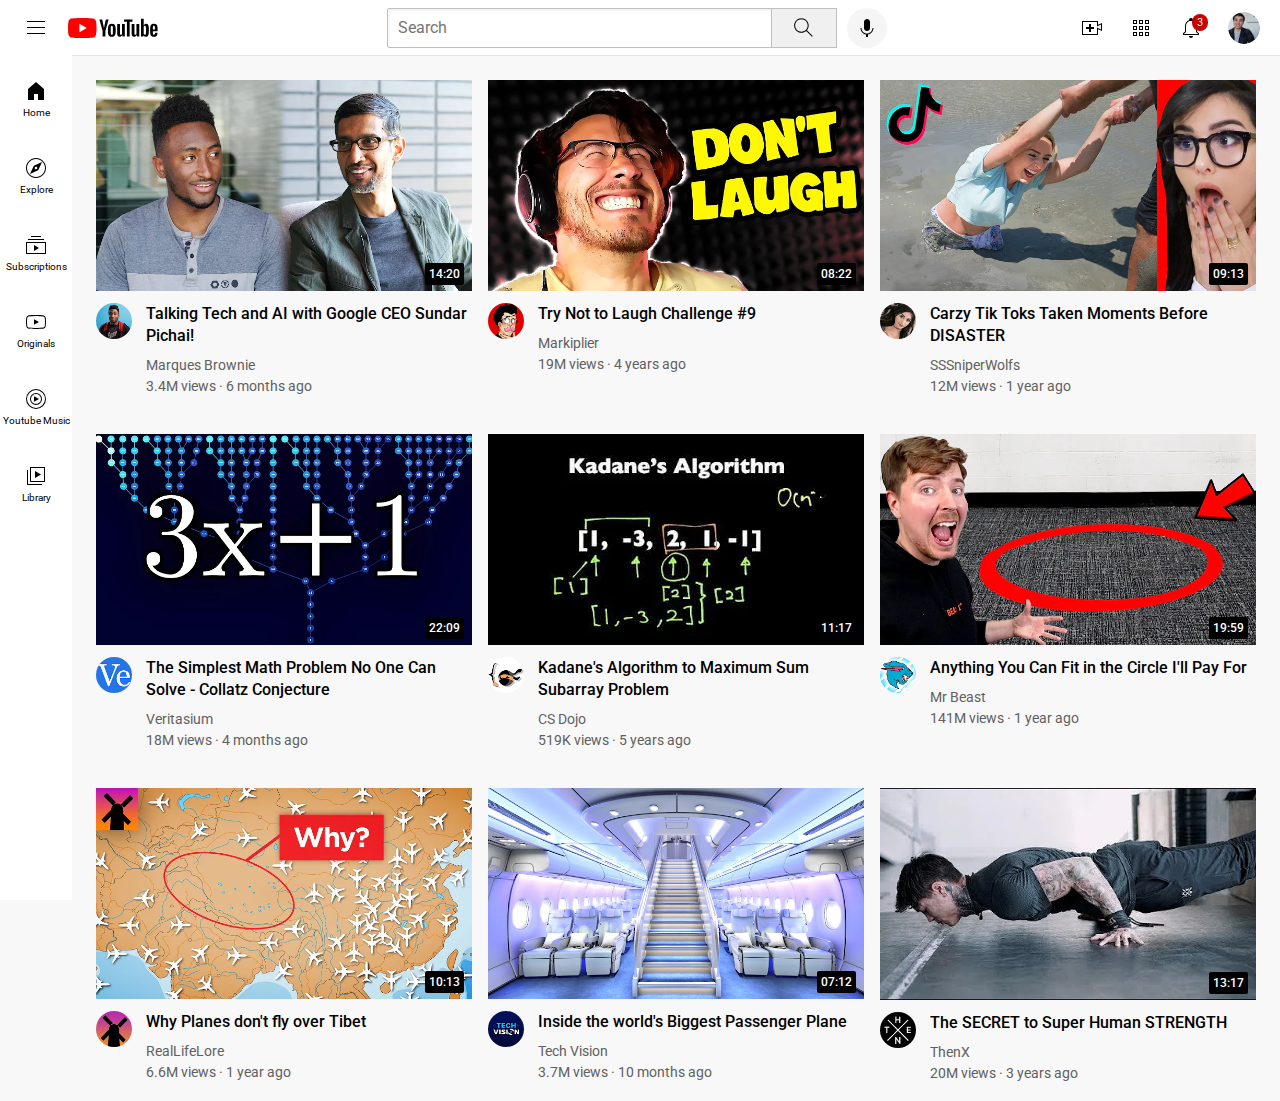
<file: index.html>
<!DOCTYPE html>
<html>
    <head>
        <title>Youtube Clone</title>
        <link rel="preconnect" href="https://fonts.googleapis.com">
        <link rel="preconnect" href="https://fonts.gstatic.com" crossorigin>
        <link href="https://fonts.googleapis.com/css2?family=Roboto:ital,wght@0,100..900;1,100..900&display=swap" rel="stylesheet">
        <link rel="stylesheet" href="styles/video.css">
        <link rel="stylesheet" href="styles/header.css">
        <link rel="stylesheet" href="styles/general.css">
        <link rel="stylesheet" href="styles/sidebar.css">
    </head>
    <body>
        <div class="header">
            
            <div class="left-section">
                <img src="icons/hamburger-menu.svg" class="hamburger-menu">
                <img src="icons/youtube-logo.svg" class="youtube-logo">
            </div>
            <div class="middle-section">
                <input class="search-bar" type="text" placeholder="Search">
                <button class="search-button">
                    <img class="search-icon" src="icons/search.svg">
                    <div class="tooltip">Search</div>
                </button>
                <button class="voice-search-button">
                    <img class="voice-search-icon" src="icons/voice-search-icon.svg">
                    <div class="tooltip">Search with your voice</div>
                </button>
            </div>
            <div class="right-section">
                <div class="upload-icon-container">
                    <img class="upload-icon" src="icons/upload.svg">
                    <div class="tooltip">Create</div>
                </div>
                <div class="youtube-apps-icon-container">
                    <img class="youtube-apps-icon" src="icons/youtube-apps.svg">
                    <div class="tooltip">Youtube Apps</div>
                </div>
                
                <div class="notifications-icon-container">
                    <img class="notifications-icon" src="icons/notifications.svg">
                    <div class="notification-count">3</div>
                    <div class="tooltip">Notifications</div>
                </div>
                    <img class="current-user-picture" src="profiles/my-channel.jpeg">
                </div>
                
            </div>
        </div>
        <div class="sidebar">
            <div class="sidebar-link">
                <img src="icons/home.svg">
                <div>Home</div>
            </div>
            <div class="sidebar-link">
                <img src="icons/explore.svg">
                <div>Explore</div>
            </div>
            <div class="sidebar-link">
                <img src="icons/subscriptions.svg">
                <div>Subscriptions</div>
            </div>
            <div class="sidebar-link">
                <img src="icons/originals.svg">
                <div>Originals</div>
            </div>
            <div class="sidebar-link">
                <img src="icons/youtube-music.svg">
                <div>Youtube Music</div>
            </div>
            <div class="sidebar-link">
                <img src="icons/library.svg">
                <div>Library</div>
            </div>

        </div>
        <div class="video-grid">
                <div class="video-preview">
                <div class="thumbnail-row">
                    <a href="https://www.youtube.com/watch?v=n2RNcPRtAiY"><img class="thumbnail" src="thumbnails/thumbnail-1.webp"></a>
                    <div class="video-time">14:20</div>
                </div>
                <div class="video-info-grid">
                    <div class="channel-picture">
                        <img class="profile-picture" src="profiles/channel-1.jpeg">
                    </div>
                    <div class="video-info">
                        <p class="video-title" >Talking Tech and AI with Google CEO Sundar Pichai!</p>
                        <p class="video-author">Marques Brownie</p>
                        <p class="video-stats">3.4M views &middot; 6 months ago</p>
                    </div>
                </div>
            </div>

            <div class="video-preview">
                <div class="thumbnail-row">
                    <a href="https://www.youtube.com/watch?v=mP0RAo9SKZk">
                        <img class="thumbnail" src="thumbnails/thumbnail-2.webp">
                    </a>
                    <div class="video-time">08:22</div>
                </div>
                <div class="video-info-grid">
                    <div class="channel-picture">
                        <img class="profile-picture" src="profiles/channel-2.jpeg">
                    </div>
                    <div class="video-info">
                        <p class="video-title">Try Not to Laugh Challenge #9</p>
                        <p class="video-author">Markiplier</p>
                        <p class="video-stats">19M views &middot; 4 years ago</p>
                    </div>
                </div>
            </div>

            <div class="video-preview">
                <div class="thumbnail-row">
                    <a href="https://www.youtube.com/watch?v=FgjPQQeTh1w">
                        <img class="thumbnail" src="thumbnails/thumbnail-3.webp">
                    </a>
                    <div class="video-time">09:13</div>
                </div>
                <div class="video-info-grid">
                    <div class="channel-picture">
                        <img class="profile-picture" src="profiles/channel-3.jpeg">
                    </div>
                    <div class="video-info">
                        <p class="video-title" >Carzy Tik Toks Taken Moments Before DISASTER</p>
                        <p class="video-author">SSSniperWolfs</p>
                        <p class="video-stats">12M views &middot; 1 year ago</p>
                    </div>
                </div>
            </div>

            <div class="video-preview">
                <div class="thumbnail-row">
                    <a href="https://www.youtube.com/watch?v=094y1Z2wpJg">
                        <img class="thumbnail" src="thumbnails/thumbnail-4.webp">
                    </a>
                    <div class="video-time">22:09</div>
                </div>
                <div class="video-info-grid">
                    <div class="channel-picture">
                        <img class="profile-picture" src="profiles/channel-4.jpeg">
                    </div>
                    <div class="video-info">
                        <p class="video-title">
                    The Simplest Math Problem No One Can Solve - Collatz Conjecture</p>
                        <p class="video-author">Veritasium</p>
                        <p class="video-stats">18M views &middot; 4 months ago</p>
                    </div>
                </div>
            </div>

            <div class="video-preview">
                <div class="thumbnail-row">
                    <a href="https://www.youtube.com/watch?v=86CQq3pKSUw">
                        <img class="thumbnail" src="./thumbnails/thumbnail-5.webp">
                    </a>
                    <div class="video-time">11:17</div>
                </div>
                <div class="video-info-grid">
                    <div class="channel-picture">
                        <img class="profile-picture" src="profiles/channel-5.jpeg">
                    </div>
                    <div class="video-info">
                        <p class="video-title" >Kadane's Algorithm to Maximum Sum Subarray Problem</p>
                        <p class="video-author">CS Dojo</p>
                        <p class="video-stats">519K views &middot; 5 years ago</p>
                    </div>
                </div>
            </div>
            <div class="video-preview">
                <div class="thumbnail-row">
                    <a href="https://www.youtube.com/watch?v=yXWw0_UfSFg">
                        <img class="thumbnail" src="./thumbnails/thumbnail-6.webp">
                    </a>
                    <div class="video-time">19:59</div>
                </div>
                <div class="video-info-grid">
                    <div class="channel-picture">
                        <img class="profile-picture" src="profiles/channel-6.jpeg">
                    </div>
                    <div class="video-info">
                        <p class="video-title">Anything You Can Fit in the Circle I'll Pay For</p>
                        <p class="video-author">Mr Beast</p>
                        <p class="video-stats">141M views &middot; 1 year ago</p>
                    </div>
                </div>
            </div>
            <div class="video-preview">
                <div class="thumbnail-row">
                    <a href="https://www.youtube.com/watch?v=fNVa1qMbF9Y">
                        <img class="thumbnail" src="./thumbnails/thumbnail-7.webp">
                    </a>
                    <div class="video-time">10:13</div>
                </div>
                <div class="video-info-grid">
                    <div class="channel-picture">
                        <img class="profile-picture" src="profiles/channel-7.jpeg">
                    </div>
                    <div class="video-info">
                        <p class="video-title">Why Planes don't fly over Tibet</p>
                        <p class="video-author">RealLifeLore</p>
                        <p class="video-stats">6.6M views &middot; 1 year ago</p>
                    </div>
                </div>
            </div>
            <div class="video-preview">
                <div class="thumbnail-row">
                    <a href="https://www.youtube.com/watch?v=lFm4EM1juls">
                        <img class="thumbnail" src="./thumbnails/thumbnail-8.webp">
                    </a>
                    <div class="video-time">07:12</div>
                </div>
                <div class="video-info-grid">
                    <div class="channel-picture">
                        <img class="profile-picture" src="profiles/channel-8.jpeg">
                    </div>
                    <div class="video-info">
                        <p class="video-title">Inside the world's Biggest Passenger Plane</p>
                        <p class="video-author">Tech Vision</p>
                        <p class="video-stats">3.7M views &middot; 10 months ago</p>
                    </div>
                </div>
            </div>
            <div class="video-preview">
                <div class="thumbnail-row">
                    <a href="https://www.youtube.com/watch?v=ixmxOlcrlUc">
                        <img class="thumbnail" src="./thumbnails/thumbnail-9.webp">
                    </a>
                    <div class="video-time">13:17</div>
                </div>
                <div class="video-info-grid">
                    <div class="channel-picture">
                        <img class="profile-picture" src="profiles/channel-9.jpeg">
                    </div>
                    <div class="video-info">
                        <p class="video-title">The SECRET to Super Human STRENGTH</p>
                        <p class="video-author">ThenX</p>
                        <p class="video-stats">20M views &middot; 3 years ago</p>
                    </div>
                </div>
            </div>
        </div>
        
    </body>
</html>
</file>
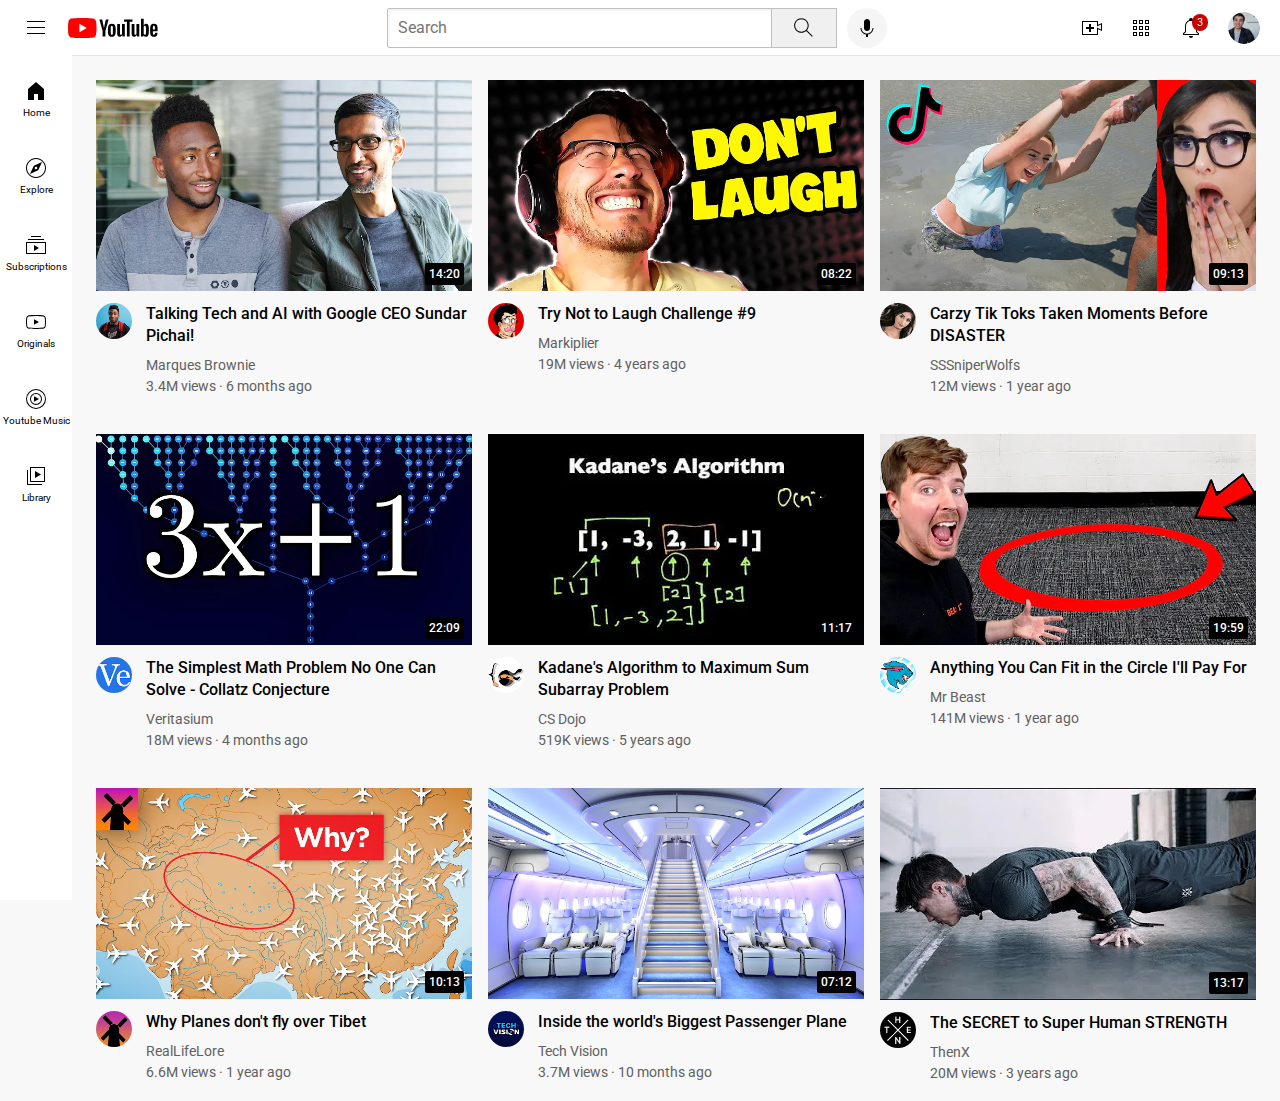
<file: youtube.html>
<!DOCTYPE html>
<html>
    <head>
        <title>Youtube Clone</title>
        <link rel="preconnect" href="https://fonts.googleapis.com">
        <link rel="preconnect" href="https://fonts.gstatic.com" crossorigin>
        <link href="https://fonts.googleapis.com/css2?family=Roboto:ital,wght@0,100..900;1,100..900&display=swap" rel="stylesheet">
        <link rel="stylesheet" href="styles/video.css">
        <link rel="stylesheet" href="styles/header.css">
        <link rel="stylesheet" href="styles/general.css">
        <link rel="stylesheet" href="styles/sidebar.css">
    </head>
    <body>
        <div class="header">
            
            <div class="left-section">
                <img src="icons/hamburger-menu.svg" class="hamburger-menu">
                <img src="icons/youtube-logo.svg" class="youtube-logo">
            </div>
            <div class="middle-section">
                <input class="search-bar" type="text" placeholder="Search">
                <button class="search-button">
                    <img class="search-icon" src="icons/search.svg">
                    <div class="tooltip">Search</div>
                </button>
                <button class="voice-search-button">
                    <img class="voice-search-icon" src="icons/voice-search-icon.svg">
                    <div class="tooltip">Search with your voice</div>
                </button>
            </div>
            <div class="right-section">
                <div class="upload-icon-container">
                    <img class="upload-icon" src="icons/upload.svg">
                    <div class="tooltip">Create</div>
                </div>
                <div class="youtube-apps-icon-container">
                    <img class="youtube-apps-icon" src="icons/youtube-apps.svg">
                    <div class="tooltip">Youtube Apps</div>
                </div>
                
                <div class="notifications-icon-container">
                    <img class="notifications-icon" src="icons/notifications.svg">
                    <div class="notification-count">3</div>
                    <div class="tooltip">Notifications</div>
                </div>
                    <img class="current-user-picture" src="profiles/my-channel.jpeg">
                </div>
                
            </div>
        </div>
        <div class="sidebar">
            <div class="sidebar-link">
                <img src="icons/home.svg">
                <div>Home</div>
            </div>
            <div class="sidebar-link">
                <img src="icons/explore.svg">
                <div>Explore</div>
            </div>
            <div class="sidebar-link">
                <img src="icons/subscriptions.svg">
                <div>Subscriptions</div>
            </div>
            <div class="sidebar-link">
                <img src="icons/originals.svg">
                <div>Originals</div>
            </div>
            <div class="sidebar-link">
                <img src="icons/youtube-music.svg">
                <div>Youtube Music</div>
            </div>
            <div class="sidebar-link">
                <img src="icons/library.svg">
                <div>Library</div>
            </div>

        </div>
        <div class="video-grid">
                <div class="video-preview">
                <div class="thumbnail-row">
                    <a href="https://www.youtube.com/watch?v=n2RNcPRtAiY"><img class="thumbnail" src="thumbnails/thumbnail-1.webp"></a>
                    <div class="video-time">14:20</div>
                </div>
                <div class="video-info-grid">
                    <div class="channel-picture">
                        <img class="profile-picture" src="profiles/channel-1.jpeg">
                    </div>
                    <div class="video-info">
                        <p class="video-title" >Talking Tech and AI with Google CEO Sundar Pichai!</p>
                        <p class="video-author">Marques Brownie</p>
                        <p class="video-stats">3.4M views &middot; 6 months ago</p>
                    </div>
                </div>
            </div>

            <div class="video-preview">
                <div class="thumbnail-row">
                    <a href="https://www.youtube.com/watch?v=mP0RAo9SKZk">
                        <img class="thumbnail" src="thumbnails/thumbnail-2.webp">
                    </a>
                    <div class="video-time">08:22</div>
                </div>
                <div class="video-info-grid">
                    <div class="channel-picture">
                        <img class="profile-picture" src="profiles/channel-2.jpeg">
                    </div>
                    <div class="video-info">
                        <p class="video-title">Try Not to Laugh Challenge #9</p>
                        <p class="video-author">Markiplier</p>
                        <p class="video-stats">19M views &middot; 4 years ago</p>
                    </div>
                </div>
            </div>

            <div class="video-preview">
                <div class="thumbnail-row">
                    <a href="https://www.youtube.com/watch?v=FgjPQQeTh1w">
                        <img class="thumbnail" src="thumbnails/thumbnail-3.webp">
                    </a>
                    <div class="video-time">09:13</div>
                </div>
                <div class="video-info-grid">
                    <div class="channel-picture">
                        <img class="profile-picture" src="profiles/channel-3.jpeg">
                    </div>
                    <div class="video-info">
                        <p class="video-title" >Carzy Tik Toks Taken Moments Before DISASTER</p>
                        <p class="video-author">SSSniperWolfs</p>
                        <p class="video-stats">12M views &middot; 1 year ago</p>
                    </div>
                </div>
            </div>

            <div class="video-preview">
                <div class="thumbnail-row">
                    <a href="https://www.youtube.com/watch?v=094y1Z2wpJg">
                        <img class="thumbnail" src="thumbnails/thumbnail-4.webp">
                    </a>
                    <div class="video-time">22:09</div>
                </div>
                <div class="video-info-grid">
                    <div class="channel-picture">
                        <img class="profile-picture" src="profiles/channel-4.jpeg">
                    </div>
                    <div class="video-info">
                        <p class="video-title">
                    The Simplest Math Problem No One Can Solve - Collatz Conjecture</p>
                        <p class="video-author">Veritasium</p>
                        <p class="video-stats">18M views &middot; 4 months ago</p>
                    </div>
                </div>
            </div>

            <div class="video-preview">
                <div class="thumbnail-row">
                    <a href="https://www.youtube.com/watch?v=86CQq3pKSUw">
                        <img class="thumbnail" src="./thumbnails/thumbnail-5.webp">
                    </a>
                    <div class="video-time">11:17</div>
                </div>
                <div class="video-info-grid">
                    <div class="channel-picture">
                        <img class="profile-picture" src="profiles/channel-5.jpeg">
                    </div>
                    <div class="video-info">
                        <p class="video-title" >Kadane's Algorithm to Maximum Sum Subarray Problem</p>
                        <p class="video-author">CS Dojo</p>
                        <p class="video-stats">519K views &middot; 5 years ago</p>
                    </div>
                </div>
            </div>
            <div class="video-preview">
                <div class="thumbnail-row">
                    <a href="https://www.youtube.com/watch?v=yXWw0_UfSFg">
                        <img class="thumbnail" src="./thumbnails/thumbnail-6.webp">
                    </a>
                    <div class="video-time">19:59</div>
                </div>
                <div class="video-info-grid">
                    <div class="channel-picture">
                        <img class="profile-picture" src="profiles/channel-6.jpeg">
                    </div>
                    <div class="video-info">
                        <p class="video-title">Anything You Can Fit in the Circle I'll Pay For</p>
                        <p class="video-author">Mr Beast</p>
                        <p class="video-stats">141M views &middot; 1 year ago</p>
                    </div>
                </div>
            </div>
            <div class="video-preview">
                <div class="thumbnail-row">
                    <a href="https://www.youtube.com/watch?v=fNVa1qMbF9Y">
                        <img class="thumbnail" src="./thumbnails/thumbnail-7.webp">
                    </a>
                    <div class="video-time">10:13</div>
                </div>
                <div class="video-info-grid">
                    <div class="channel-picture">
                        <img class="profile-picture" src="profiles/channel-7.jpeg">
                    </div>
                    <div class="video-info">
                        <p class="video-title">Why Planes don't fly over Tibet</p>
                        <p class="video-author">RealLifeLore</p>
                        <p class="video-stats">6.6M views &middot; 1 year ago</p>
                    </div>
                </div>
            </div>
            <div class="video-preview">
                <div class="thumbnail-row">
                    <a href="https://www.youtube.com/watch?v=lFm4EM1juls">
                        <img class="thumbnail" src="./thumbnails/thumbnail-8.webp">
                    </a>
                    <div class="video-time">07:12</div>
                </div>
                <div class="video-info-grid">
                    <div class="channel-picture">
                        <img class="profile-picture" src="profiles/channel-8.jpeg">
                    </div>
                    <div class="video-info">
                        <p class="video-title">Inside the world's Biggest Passenger Plane</p>
                        <p class="video-author">Tech Vision</p>
                        <p class="video-stats">3.7M views &middot; 10 months ago</p>
                    </div>
                </div>
            </div>
            <div class="video-preview">
                <div class="thumbnail-row">
                    <a href="https://www.youtube.com/watch?v=ixmxOlcrlUc">
                        <img class="thumbnail" src="./thumbnails/thumbnail-9.webp">
                    </a>
                    <div class="video-time">13:17</div>
                </div>
                <div class="video-info-grid">
                    <div class="channel-picture">
                        <img class="profile-picture" src="profiles/channel-9.jpeg">
                    </div>
                    <div class="video-info">
                        <p class="video-title">The SECRET to Super Human STRENGTH</p>
                        <p class="video-author">ThenX</p>
                        <p class="video-stats">20M views &middot; 3 years ago</p>
                    </div>
                </div>
            </div>
        </div>
        
    </body>
</html>
</file>
<file: styles/video.css>
.thumbnail-row{
    margin-bottom: 8px;
    position: relative;
}
.thumbnail{
    width: 100%;
}
.video-time{
    background-color: black;
    color: white;
    position: absolute;
    bottom:10px;
    right: 8px;
    font-family: Roboto,Arial;
    font-size: 12px;
    font-weight: 500;
    padding-left: 4px;
    padding-right: 4px;
    padding-bottom: 4px;
    padding-top: 4px;
    border-radius: 2px;
}
.video-title{
    font-size: 16px;
    font-weight: 500;
    line-height: 22px;
}
           
.channel-picture{
}
.video-info{
}
.profile-picture{
    width: 36px;
    border-radius: 50%;
}
.video-author,.video-stats{
    font-size: 14px;
    color: rgb(96, 96, 96);
}
.video-stats{
    margin-top: 5px;
}
.video-author{
    margin-top: 10px;
}
.video-info-grid{
    display: grid;
    grid-template-columns: 50px 1fr;
}
.video-grid{
    display: grid;
    grid-template-columns: 1fr 1fr 1fr;
    column-gap: 16px;
    row-gap: 40px;
}
</file>
<file: styles/header.css>
.header{
    height: 55px;
    display: flex;
    flex-direction: row;
    justify-content: space-between;
    position: fixed;
    top:0;
    left: 0;
    right: 0;
    background-color: white;
    border-bottom-width: 1px; 
    border-bottom-style: solid;
    border-bottom-color: rgb(228,228,228);
    z-index: 100;
}
.left-section{
    align-items: center;
    display: flex;
}
.hamburger-menu{
    height: 24px;
    margin-left: 24px;
    margin-right: 20px;
}
.youtube-logo{
    height: 20px;
}
.middle-section{
    flex: 1;
    margin-left: 70px;
    margin-right: 35px;
    max-width: 500px;
    display: flex;
    align-items: center;
}
.search-button{
    height: 40px;
    width: 66px;
    background-color: rgb(240,240,240);
    border: 1px solid;
    border-color: rgb(192,192,192);
    margin-left: -1px;
    margin-right: 10px;
}
.search-button .tooltip,.voice-search-button .tooltip,
.upload-icon-container .tooltip, .youtube-apps-icon-container .tooltip,
.notifications-icon-container .tooltip{
    font-family: Roboto, arial;
    position: absolute;
    background-color: grey;
    color: white;
    padding-top: 5px;
    padding-bottom: 5px;
    padding-left: 5px;
    padding-right: 5px;
    border-radius: 2px;
    font-size: 12px;
    bottom: -28px;
    opacity: 0;
    transition: opacity 0.15s;
    pointer-events: none;
    white-space: nowrap;
}
.search-button:hover .tooltip,.voice-search-button:hover .tooltip,
.upload-icon-container:hover .tooltip, .youtube-apps-icon-container:hover .tooltip,
.notifications-icon-container:hover .tooltip{
    opacity: 1;
}
.voice-search-button,.search-button,.upload-icon-container,
.youtube-apps-icon-container,.notifications-icon-container{
    position: relative;
    display: flex;
    justify-content: center;
    align-items: center;
}
.voice-search-button{
    height: 40px;
    width: 40px;
    border-radius: 50%;
    border: none;
    background-color: rgb(245,245,245);
    position: relative;

}
.voice-search-icon{
    height: 24px;
}
.search-bar{
    flex: 1;
    height: 36px;
    padding-left: 10px;
    font-size: 16px;
    border-width: 1px;
    border-style: solid;
    border-color: rgb(192,192,192);
    border-radius: 2px;
    box-shadow: inset 1px 2px 3px rgba(0,0,0,0.05);
    width: 0;
}
.search-icon{
    height: 25px;
}
.search-bar::placeholder{
    font-family: Roboto,arial;
    font-size: 16px;
}
.right-section{
    margin-right: 20px;
    width: 180px;
    display: flex;
    align-items: center;
    justify-content: space-between;
    flex-shrink: 0;
    cursor: pointer;
}
.upload-icon{
    height: 24px;
}
.youtube-apps-icon{
    height: 24px;
}
.notifications-icon-container{
    position: relative;
}
.notification-count{
    position: absolute;
    top: -2px;
    right: -5px;
    background-color: rgb(200,0,0);
    color: white;
    font-family: Roboto,arial;
    font-size: 11px;
    padding-left: 5px;
    padding-right: 5px;
    padding-top: 2px;
    padding-bottom: 2px;
    border-radius: 10px;
}
.notifications-icon{
    height: 24px;
}
.current-user-picture{
    height: 32px;
    border-radius: 50%;
}
</file>
<file: styles/general.css>
p{
    font-family: Roboto,arial;
    margin-top: 0;
    margin-bottom: 0;
                
}
body{
    margin: 0;
    padding-top: 80px;
    padding-left: 96px;
    padding-right: 24px;
    background-color: rgb(248,248,248);
    padding-bottom: 20px;
}
</file>
<file: styles/sidebar.css>
.sidebar{
    position: fixed;
    left: 0;
    bottom: 0;
    top: 55px;
    background-color: white;
    width: 72px;
    z-index: 200;
    padding-top: 5px;
}
.sidebar-link{
    height: 76px; 
    margin-bottom: 1px;
    display: flex;
    justify-content: center;
    align-items: center;
    flex-direction: column;
    cursor: pointer;

}
.sidebar-link:hover{
    background-color: rgb(235,235,235);
}
.sidebar-link img{
    height: 24px;
    margin-bottom: 4px;
}
.sidebar-link div{
    font-family: Roboto,arial;
    font-size: 10px;
}
</file>
